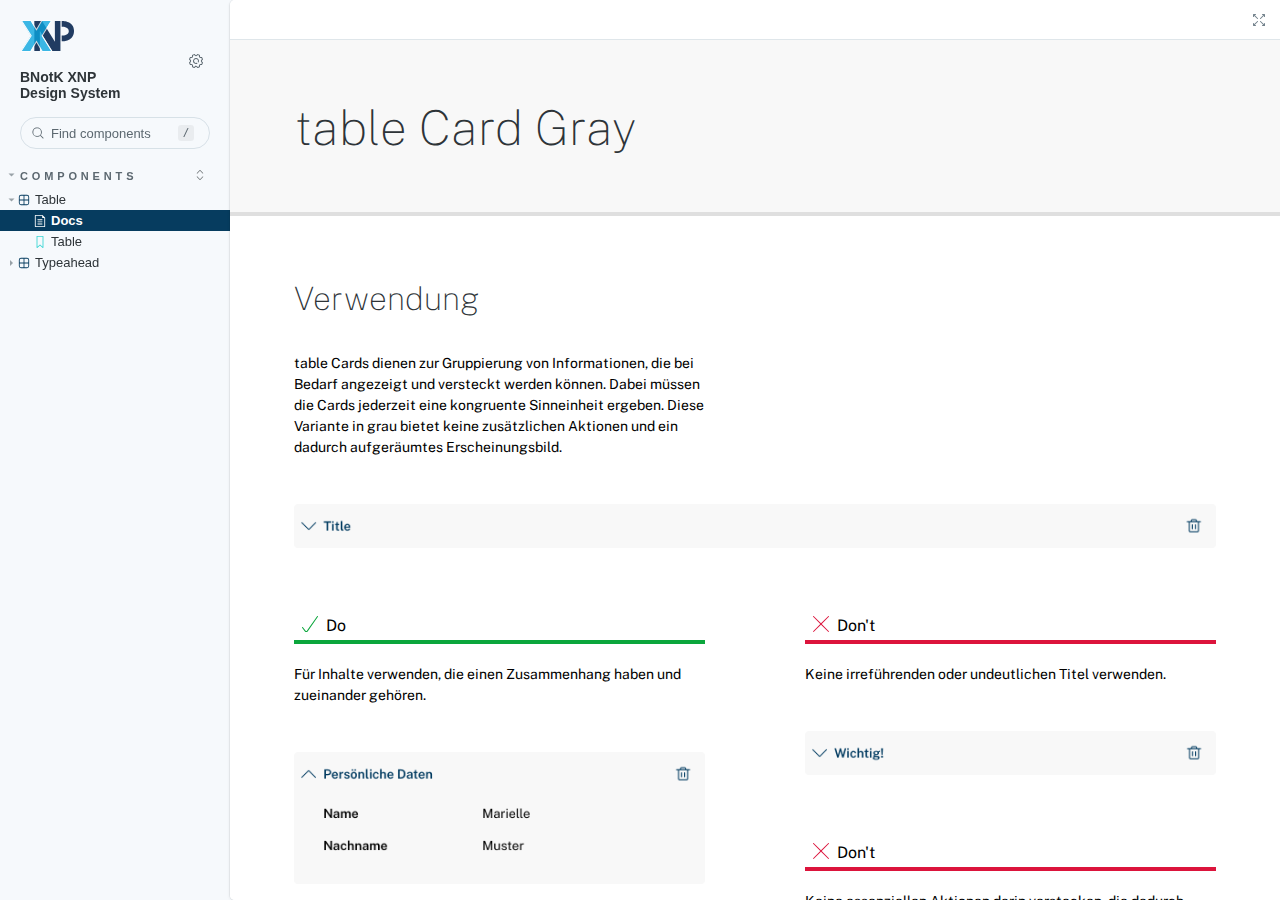
<file: index.html>
<!DOCTYPE html>
<html lang="en">
  <head>
    <meta charset="utf-8" />

    <title>@storybook/angular - Storybook</title>
    <meta name="viewport" content="width=device-width, initial-scale=1" />

    
    <link rel="icon" type="image/svg+xml" href="./favicon.svg" />
    
    <link
      rel="prefetch"
      href="./sb-common-assets/nunito-sans-regular.woff2"
      as="font"
      type="font/woff2"
      crossorigin
    />
    <link
      rel="prefetch"
      href="./sb-common-assets/nunito-sans-bold.woff2"
      as="font"
      type="font/woff2"
      crossorigin
    />
    <link rel="stylesheet" href="./sb-common-assets/fonts.css" />

    <link href="./sb-manager/runtime.js" rel="modulepreload" />

    
    <link href="./sb-addons/manager-bundle.js" rel="modulepreload" />
       

    <style>
      #storybook-root[hidden] {
        display: none !important;
      }
    </style>

    
  </head>
  <body>
    <div id="root"></div>

    
    <script>
      
        
          window['FEATURES'] = {
  "warnOnLegacyHierarchySeparator": true,
  "buildStoriesJson": true,
  "storyStoreV7": true,
  "argTypeTargetsV7": true,
  "legacyDecoratorFileOrder": false,
  "disallowImplicitActionsInRenderV8": false
};
        
      
        
          window['REFS'] = {};
        
      
        
          window['LOGLEVEL'] = "info";
        
      
        
          window['DOCS_OPTIONS'] = {
  "defaultName": "Docs",
  "autodocs": "tag"
};
        
      
        
          window['CONFIG_TYPE'] = "PRODUCTION";
        
      
        
      
        
      
    </script>
    

    <script type="module">
      import './sb-manager/runtime.js';

      
      import './sb-addons/manager-bundle.js';
      
    </script>

    <link href="./sb-preview/runtime.js" rel="prefetch" as="script" />
  </body>
</html>
</file>
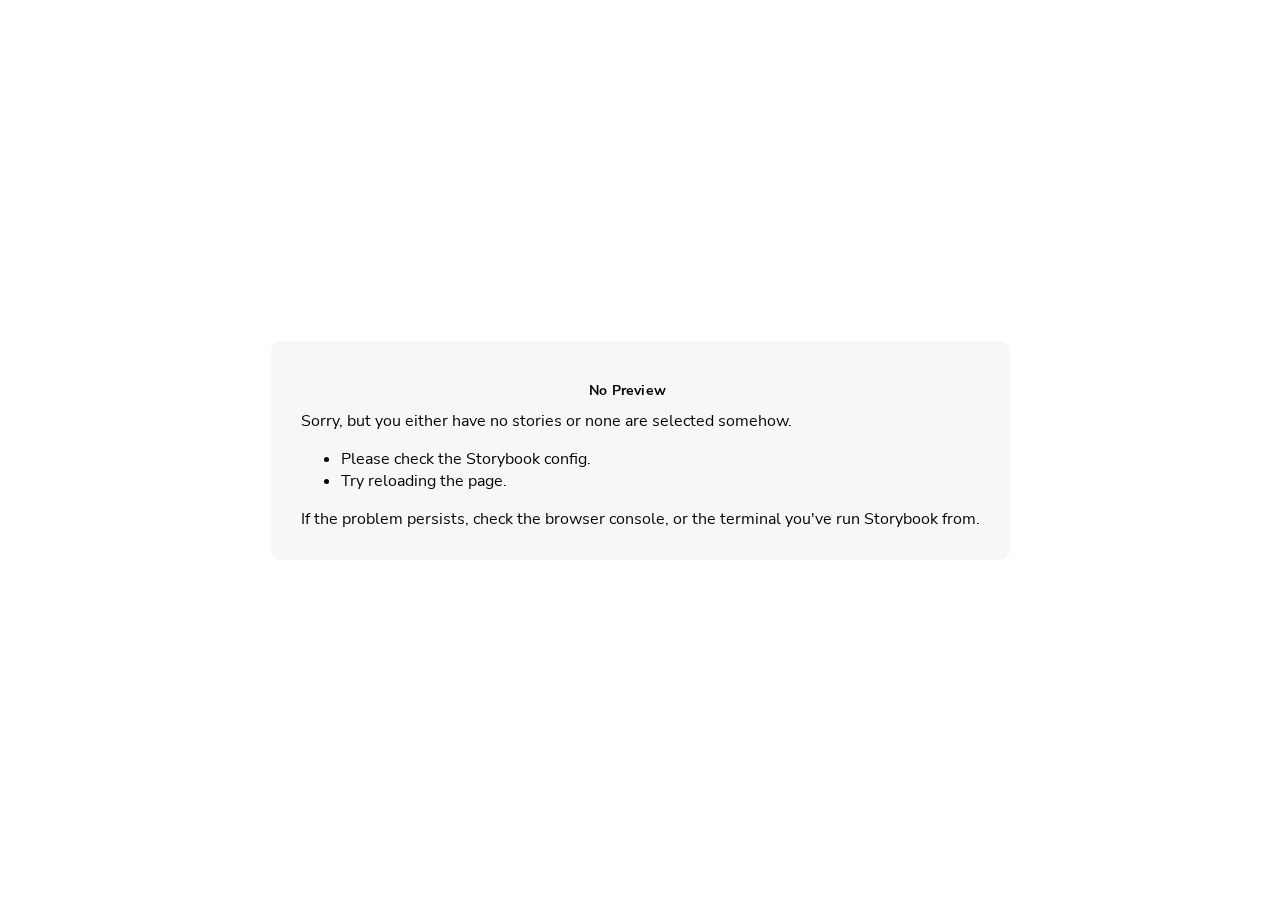
<file: iframe.html>
<!doctype html><html lang="en"><head><meta charset="utf-8"><title>Webpack App</title><meta name="viewport" content="width=device-width,initial-scale=1"><link rel="prefetch" href="./sb-common-assets/nunito-sans-regular.woff2" as="font" type="font/woff2" crossorigin><link rel="prefetch" href="./sb-common-assets/nunito-sans-italic.woff2" as="font" type="font/woff2" crossorigin><link rel="prefetch" href="./sb-common-assets/nunito-sans-bold.woff2" as="font" type="font/woff2" crossorigin><link rel="prefetch" href="./sb-common-assets/nunito-sans-bold-italic.woff2" as="font" type="font/woff2" crossorigin><link rel="stylesheet" href="./sb-common-assets/fonts.css"><base target="_parent"><style>/* While we aren't showing the main block yet, but still preparing, we want everything the user
     has rendered, which may or may not be in #storybook-root, to be display none */
  .sb-show-preparing-story:not(.sb-show-main) > :not(.sb-preparing-story) {
    display: none;
  }

  .sb-show-preparing-docs:not(.sb-show-main) > :not(.sb-preparing-docs) {
    display: none;
  }

  /* Hide our own blocks when we aren't supposed to be showing them */
  :not(.sb-show-preparing-story) > .sb-preparing-story,
  :not(.sb-show-preparing-docs) > .sb-preparing-docs,
  :not(.sb-show-nopreview) > .sb-nopreview,
  :not(.sb-show-errordisplay) > .sb-errordisplay {
    display: none;
  }

  .sb-show-main.sb-main-centered {
    margin: 0;
    display: flex;
    align-items: center;
    min-height: 100vh;
  }

  .sb-show-main.sb-main-centered #storybook-root {
    box-sizing: border-box;
    margin: auto;
    padding: 1rem;
    max-height: 100%; /* Hack for centering correctly in IE11 */
  }

  /* Vertical centering fix for IE11 */
  @media screen and (-ms-high-contrast: none), (-ms-high-contrast: active) {
    .sb-show-main.sb-main-centered:after {
      content: '';
      min-height: inherit;
      font-size: 0;
    }
  }

  .sb-show-main.sb-main-fullscreen {
    margin: 0;
    padding: 0;
    display: block;
  }

  .sb-show-main.sb-main-padded {
    margin: 0;
    padding: 1rem;
    display: block;
    box-sizing: border-box;
  }

  .sb-wrapper {
    position: fixed;
    top: 0;
    bottom: 0;
    left: 0;
    right: 0;
    padding: 20px;
    font-family: 'Nunito Sans', -apple-system, '.SFNSText-Regular', 'San Francisco',
      BlinkMacSystemFont, 'Segoe UI', 'Helvetica Neue', Helvetica, Arial, sans-serif;
    -webkit-font-smoothing: antialiased;
    overflow: auto;
  }

  .sb-heading {
    font-size: 14px;
    font-weight: 600;
    letter-spacing: 0.2px;
    margin: 10px 0;
    padding-right: 25px;
  }

  .sb-nopreview {
    display: flex;
    align-content: center;
    justify-content: center;
  }

  .sb-nopreview_main {
    margin: auto;
    padding: 30px;
    border-radius: 10px;
    background: rgba(0, 0, 0, 0.03);
  }

  .sb-nopreview_heading {
    text-align: center;
  }

  .sb-errordisplay {
    border: 20px solid rgb(187, 49, 49);
    background: #222;
    color: #fff;
    z-index: 999999;
  }

  .sb-errordisplay_code {
    padding: 10px;
    background: #000;
    color: #eee;
    font-family: 'Operator Mono', 'Fira Code Retina', 'Fira Code', 'FiraCode-Retina', 'Andale Mono',
      'Lucida Console', Consolas, Monaco, monospace;
  }

  .sb-errordisplay pre {
    white-space: pre-wrap;
  }

  @-webkit-keyframes sb-rotate360 {
    from {
      transform: rotate(0deg);
    }
    to {
      transform: rotate(360deg);
    }
  }
  @keyframes sb-rotate360 {
    from {
      transform: rotate(0deg);
    }
    to {
      transform: rotate(360deg);
    }
  }
  @-webkit-keyframes sb-glow {
    0%,
    100% {
      opacity: 1;
    }
    50% {
      opacity: 0.4;
    }
  }
  @keyframes sb-glow {
    0%,
    100% {
      opacity: 1;
    }
    50% {
      opacity: 0.4;
    }
  }

  /* We display the preparing loaders *over* the rendering story */
  .sb-preparing-story,
  .sb-preparing-docs {
    background-color: white;
    /* Maximum possible z-index. It would be better to use stacking contexts to ensure it's always
    on top, but this isn't possible as it would require making CSS changes that could affect user code */
    z-index: 2147483647;
  }

  .sb-loader {
    -webkit-animation: sb-rotate360 0.7s linear infinite;
    animation: sb-rotate360 0.7s linear infinite;
    border-color: rgba(97, 97, 97, 0.29);
    border-radius: 50%;
    border-style: solid;
    border-top-color: #646464;
    border-width: 2px;
    display: inline-block;
    height: 32px;
    left: 50%;
    margin-left: -16px;
    margin-top: -16px;
    mix-blend-mode: difference;
    overflow: hidden;
    position: absolute;
    top: 50%;
    transition: all 200ms ease-out;
    vertical-align: top;
    width: 32px;
    z-index: 4;
  }

  .sb-previewBlock {
    background: #fff;
    border: 1px solid rgba(0, 0, 0, 0.1);
    border-radius: 4px;
    box-shadow: rgba(0, 0, 0, 0.1) 0 1px 3px 0;
    margin: 25px auto 40px;
    max-width: 600px;
  }

  .sb-previewBlock_header {
    align-items: center;
    box-shadow: rgba(0, 0, 0, 0.1) 0 -1px 0 0 inset;
    display: flex;
    gap: 14px;
    height: 40px;
    padding: 0 12px;
  }

  .sb-previewBlock_icon {
    -webkit-animation: sb-glow 1.5s ease-in-out infinite;
    animation: sb-glow 1.5s ease-in-out infinite;
    background: #e6e6e6;
    height: 14px;
    width: 14px;
  }
  .sb-previewBlock_icon:last-child {
    margin-left: auto;
  }

  .sb-previewBlock_body {
    -webkit-animation: sb-glow 1.5s ease-in-out infinite;
    animation: sb-glow 1.5s ease-in-out infinite;
    height: 182px;
    position: relative;
  }

  .sb-argstableBlock {
    border-collapse: collapse;
    border-spacing: 0;
    font-size: 13px;
    line-height: 20px;
    margin: 25px auto 40px;
    max-width: 600px;
    text-align: left;
    width: 100%;
  }
  .sb-argstableBlock th:first-of-type,
  .sb-argstableBlock td:first-of-type {
    padding-left: 20px;
  }
  .sb-argstableBlock th:nth-of-type(2),
  .sb-argstableBlock td:nth-of-type(2) {
    width: 35%;
  }
  .sb-argstableBlock th:nth-of-type(3),
  .sb-argstableBlock td:nth-of-type(3) {
    width: 15%;
  }
  .sb-argstableBlock th:last-of-type,
  .sb-argstableBlock td:last-of-type {
    width: 25%;
    padding-right: 20px;
  }
  .sb-argstableBlock th span,
  .sb-argstableBlock td span {
    -webkit-animation: sb-glow 1.5s ease-in-out infinite;
    animation: sb-glow 1.5s ease-in-out infinite;
    background-color: rgba(0, 0, 0, 0.1);
    border-radius: 0;
    box-shadow: none;
    color: transparent;
  }
  .sb-argstableBlock th {
    padding: 10px 15px;
  }

  .sb-argstableBlock-body {
    border-radius: 4px;
    box-shadow: rgba(0, 0, 0, 0.1) 0 1px 3px 1px, rgba(0, 0, 0, 0.065) 0 0 0 1px;
  }
  .sb-argstableBlock-body tr {
    background: transparent;
    overflow: hidden;
  }
  .sb-argstableBlock-body tr:not(:first-child) {
    border-top: 1px solid #e6e6e6;
  }
  .sb-argstableBlock-body tr:first-child td:first-child {
    border-top-left-radius: 4px;
  }
  .sb-argstableBlock-body tr:first-child td:last-child {
    border-top-right-radius: 4px;
  }
  .sb-argstableBlock-body tr:last-child td:first-child {
    border-bottom-left-radius: 4px;
  }
  .sb-argstableBlock-body tr:last-child td:last-child {
    border-bottom-right-radius: 4px;
  }
  .sb-argstableBlock-body td {
    background: #fff;
    padding-bottom: 10px;
    padding-top: 10px;
    vertical-align: top;
  }
  .sb-argstableBlock-body td:not(:first-of-type) {
    padding-left: 15px;
    padding-right: 15px;
  }
  .sb-argstableBlock-body button {
    -webkit-animation: sb-glow 1.5s ease-in-out infinite;
    animation: sb-glow 1.5s ease-in-out infinite;
    background-color: rgba(0, 0, 0, 0.1);
    border: 0;
    border-radius: 0;
    box-shadow: none;
    color: transparent;
    display: inline;
    font-size: 12px;
    line-height: 1;
    padding: 10px 16px;
  }

  .sb-argstableBlock-summary {
    margin-top: 4px;
  }

  .sb-argstableBlock-code {
    margin-right: 4px;
    margin-bottom: 4px;
    padding: 2px 5px;
  }</style><script>/* globals window */
  /* eslint-disable no-underscore-dangle */
  try {
    if (window.top !== window) {
      window.__REACT_DEVTOOLS_GLOBAL_HOOK__ = window.top.__REACT_DEVTOOLS_GLOBAL_HOOK__;
      window.__VUE_DEVTOOLS_GLOBAL_HOOK__ = window.top.__VUE_DEVTOOLS_GLOBAL_HOOK__;
      window.top.__VUE_DEVTOOLS_CONTEXT__ = window.document;
    }
  } catch (e) {
    // eslint-disable-next-line no-console
    console.warn('unable to connect to top frame for connecting dev tools');
  }</script><link href="main.css" rel="stylesheet"><style>#storybook-root[hidden],
      #storybook-docs[hidden] {
        display: none !important;
      }</style></head><body><div class="sb-preparing-story sb-wrapper"><div class="sb-loader"></div></div><div class="sb-preparing-docs sb-wrapper"><div class="sb-previewBlock"><div class="sb-previewBlock_header"><div class="sb-previewBlock_icon"></div><div class="sb-previewBlock_icon"></div><div class="sb-previewBlock_icon"></div><div class="sb-previewBlock_icon"></div></div><div class="sb-previewBlock_body"><div class="sb-loader"></div></div></div><table aria-hidden="true" class="sb-argstableBlock"><thead class="sb-argstableBlock-head"><tr><th><span>Name</span></th><th><span>Description</span></th><th><span>Default</span></th><th><span>Control</span></th></tr></thead><tbody class="sb-argstableBlock-body"><tr><td><span>propertyName</span><span title="Required">*</span></td><td><div><span>This is a short description</span></div><div class="sb-argstableBlock-summary"><div><span class="sb-argstableBlock-code">summary</span></div></div></td><td><div><span class="sb-argstableBlock-code">defaultValue</span></div></td><td><button>Set string</button></td></tr><tr><td><span>propertyName</span><span>*</span></td><td><div><span>This is a short description</span></div><div class="sb-argstableBlock-summary"><div><span class="sb-argstableBlock-code">summary</span></div></div></td><td><div><span class="sb-argstableBlock-code">defaultValue</span></div></td><td><button>Set string</button></td></tr><tr><td><span>propertyName</span><span>*</span></td><td><div><span>This is a short description</span></div><div class="sb-argstableBlock-summary"><div><span class="sb-argstableBlock-code">summary</span></div></div></td><td><div><span class="sb-argstableBlock-code">defaultValue</span></div></td><td><button>Set string</button></td></tr></tbody></table></div><div class="sb-nopreview sb-wrapper"><div class="sb-nopreview_main"><h1 class="sb-nopreview_heading sb-heading">No Preview</h1><p>Sorry, but you either have no stories or none are selected somehow.</p><ul><li>Please check the Storybook config.</li><li>Try reloading the page.</li></ul><p>If the problem persists, check the browser console, or the terminal you've run Storybook from.</p></div></div><div class="sb-errordisplay sb-wrapper"><pre id="error-message" class="sb-heading"></pre><pre class="sb-errordisplay_code"><code id="error-stack"></code></pre></div><div id="storybook-root"></div><div id="storybook-docs"></div><script>window['CONFIG_TYPE'] = "PRODUCTION";
          
      
          
            window['LOGLEVEL'] = "info";
          
      
          
            window['FRAMEWORK_OPTIONS'] = {};
          
      
          
      
          
            window['FEATURES'] = {"warnOnLegacyHierarchySeparator":true,"buildStoriesJson":true,"storyStoreV7":true,"argTypeTargetsV7":true,"legacyDecoratorFileOrder":false,"disallowImplicitActionsInRenderV8":false};
          
      
          
      
          
            window['STORIES'] = [{"titlePrefix":"","directory":"./storybook/stories","files":"*.@(js|jsx|ts|tsx|mdx)","importPathMatcher":"^\\.[\\\\/](?:storybook[\\\\/]stories[\\\\/](?!\\.)(?=.)[^\\\\/]*?\\.(js|jsx|ts|tsx|mdx))$"}];
          
      
          
            window['DOCS_OPTIONS'] = {"defaultName":"Specification","autodocs":"tag"};</script><script type="module">import './sb-preview/runtime.js';

      
      import './runtime~main.26e6840d.iframe.bundle.js';
      
      import './48.a77b285b.iframe.bundle.js';
      
      import './main.95484dcd.iframe.bundle.js';</script></body></html>
</file>
<file: sb-common-assets/fonts.css>
@font-face {
  font-family: 'Nunito Sans';
  font-style: normal;
  font-weight: 400;
  font-display: swap;
  src: url('./nunito-sans-regular.woff2') format('woff2');
}

@font-face {
  font-family: 'Nunito Sans';
  font-style: italic;
  font-weight: 400;
  font-display: swap;
  src: url('./nunito-sans-italic.woff2') format('woff2');
}

@font-face {
  font-family: 'Nunito Sans';
  font-style: normal;
  font-weight: 700;
  font-display: swap;
  src: url('./nunito-sans-bold.woff2') format('woff2');
}

@font-face {
  font-family: 'Nunito Sans';
  font-style: italic;
  font-weight: 700;
  font-display: swap;
  src: url('./nunito-sans-bold-italic.woff2') format('woff2');
}
</file>
